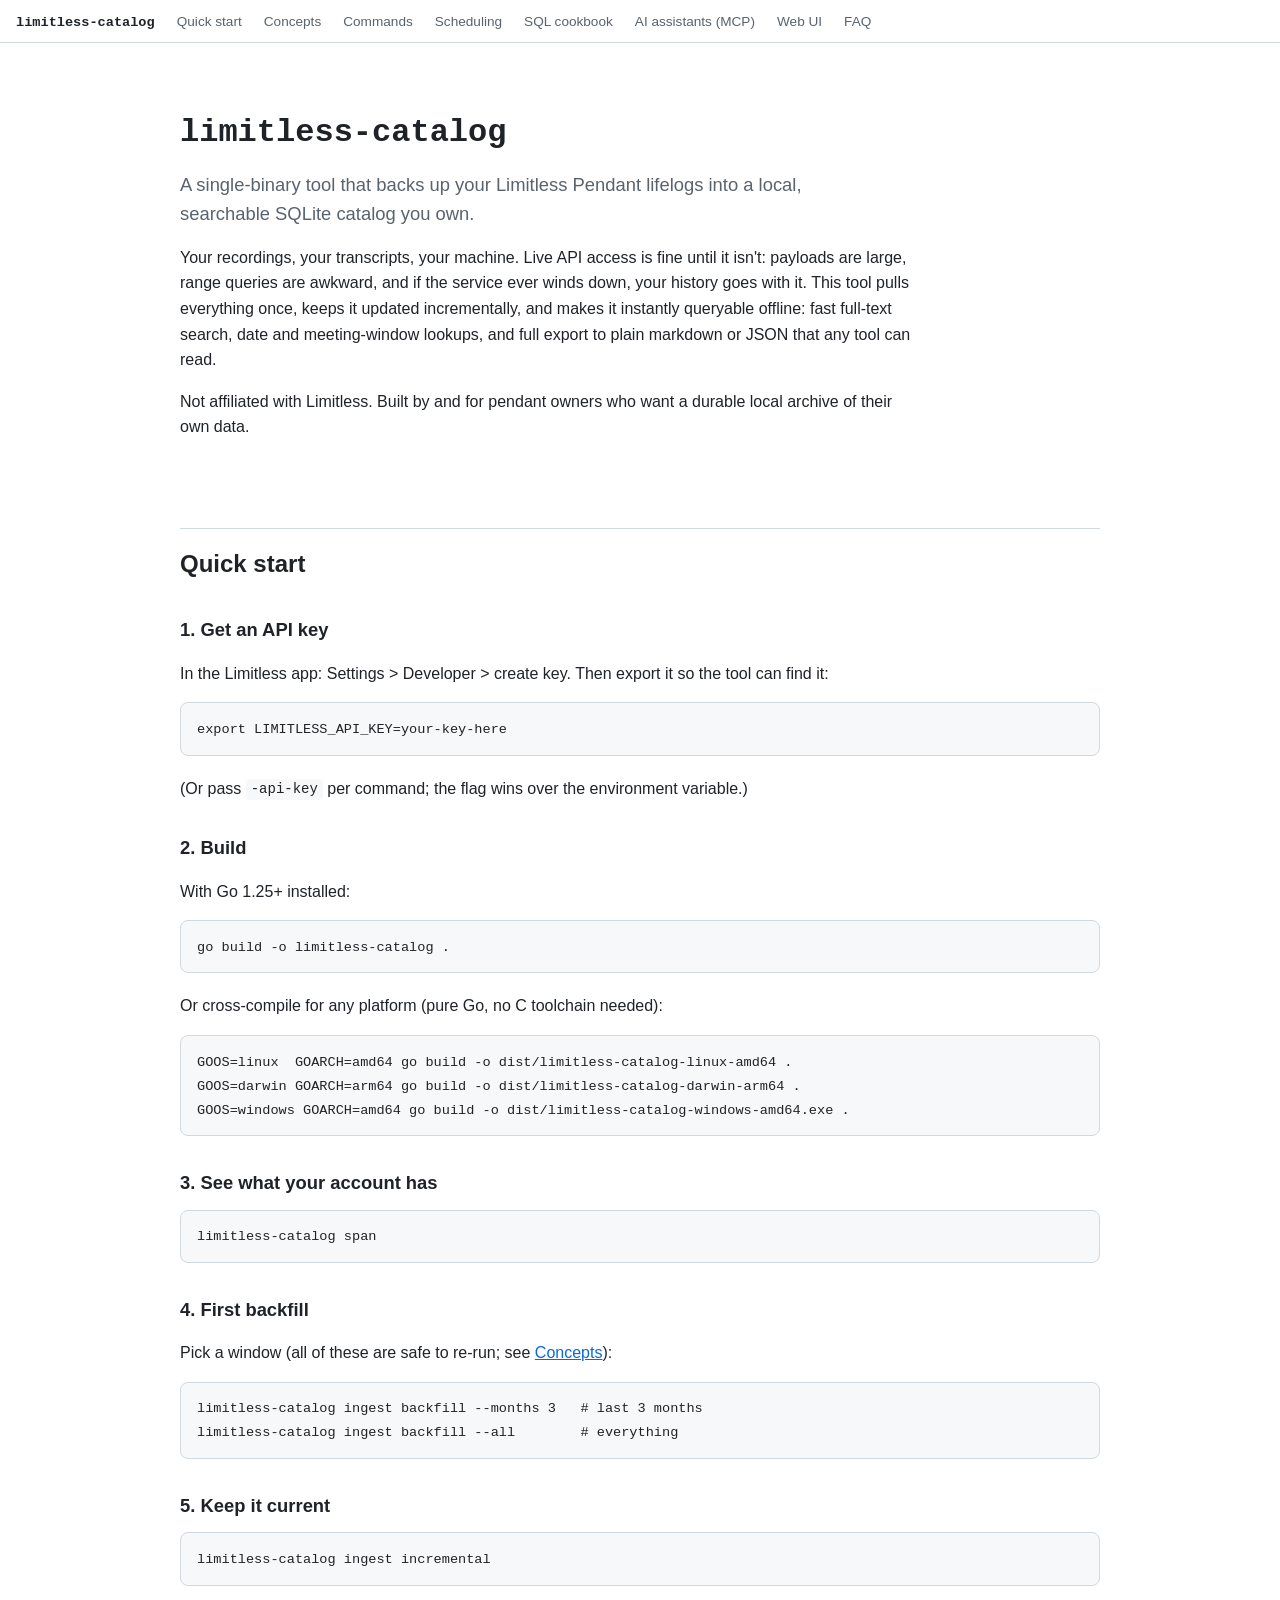
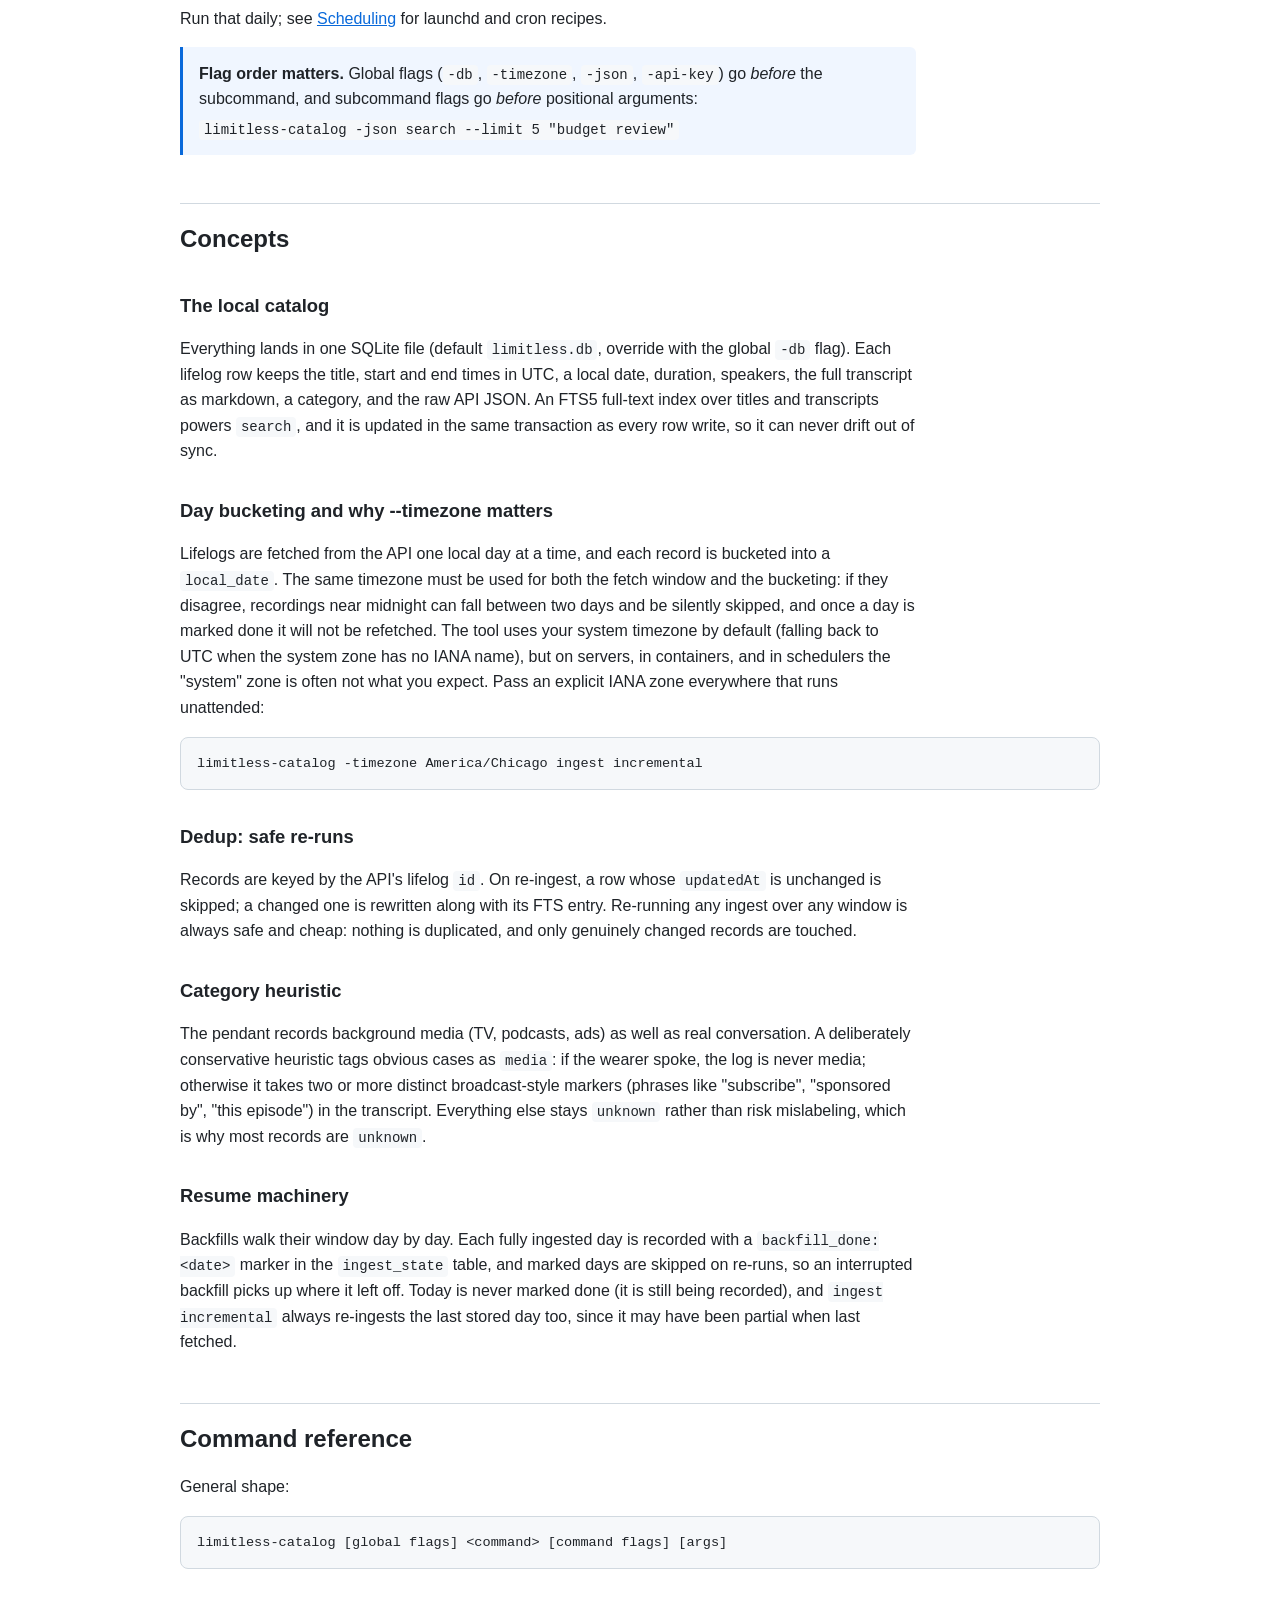
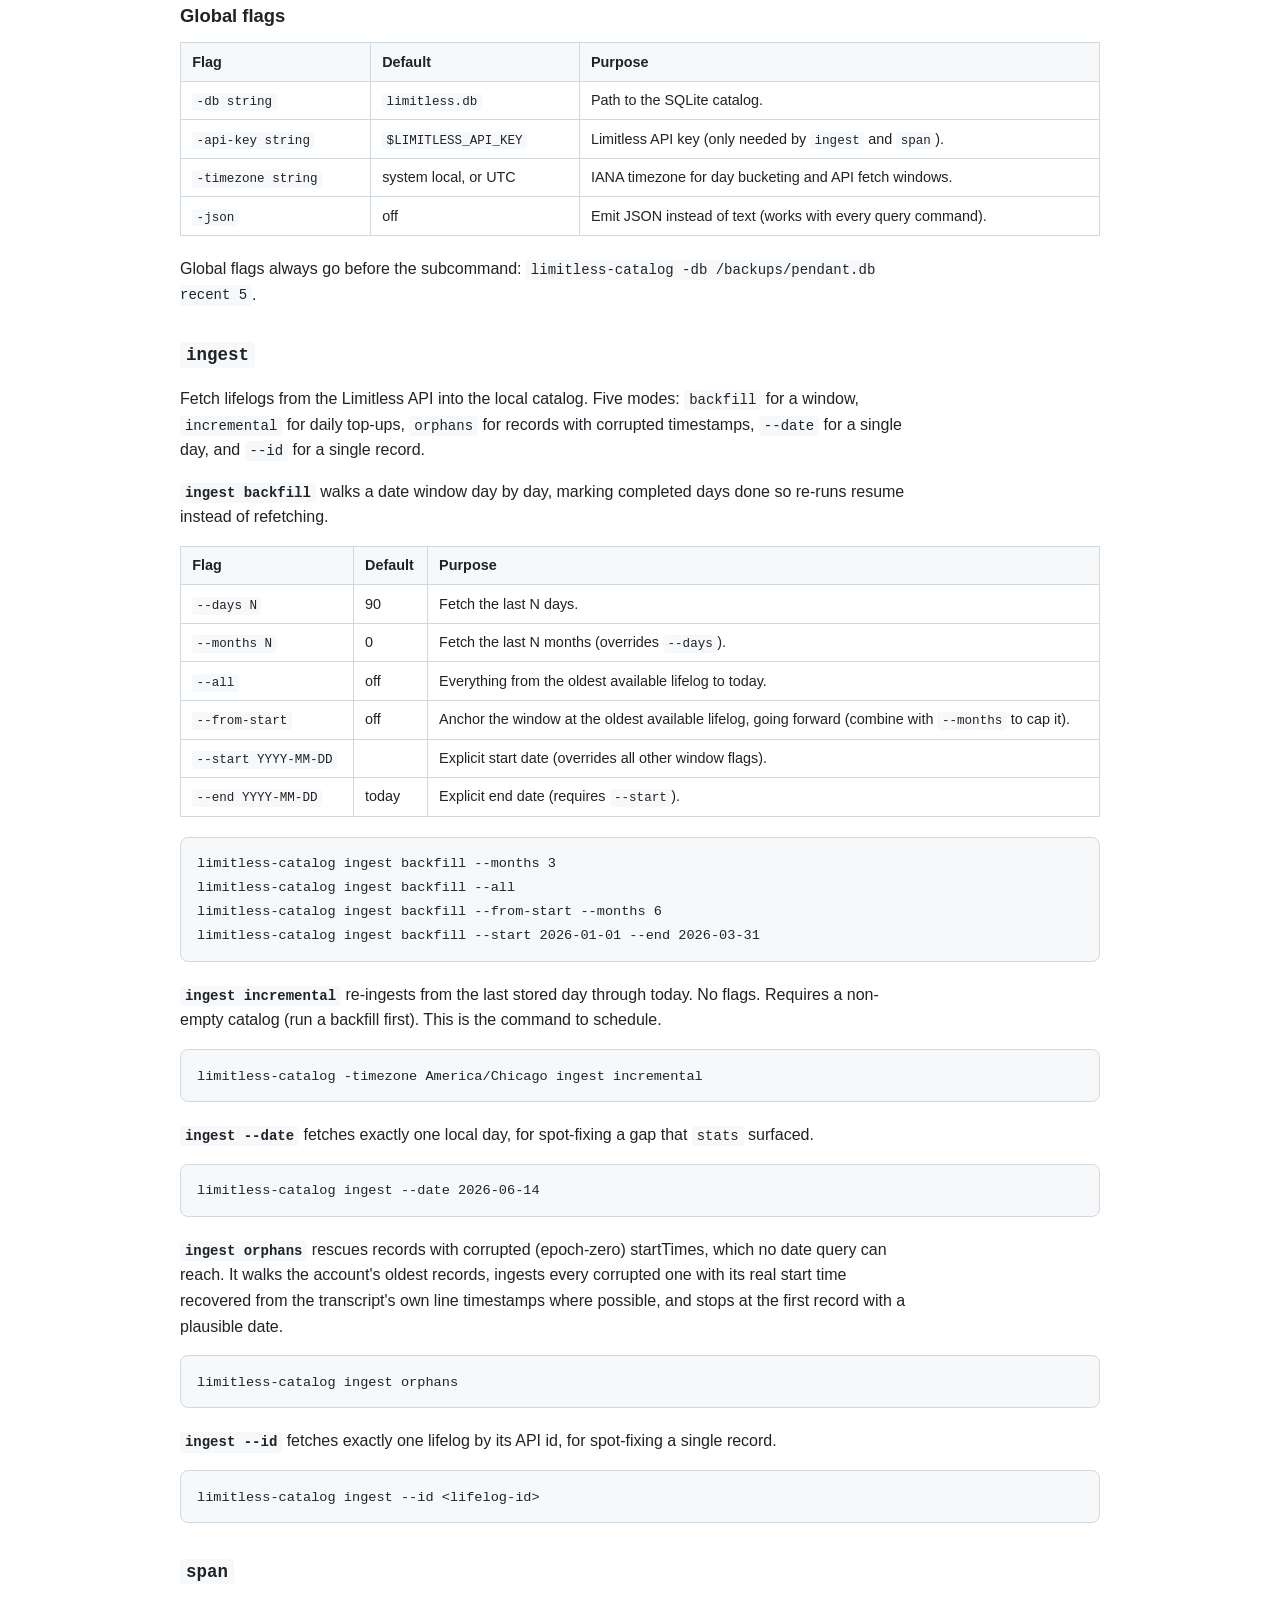
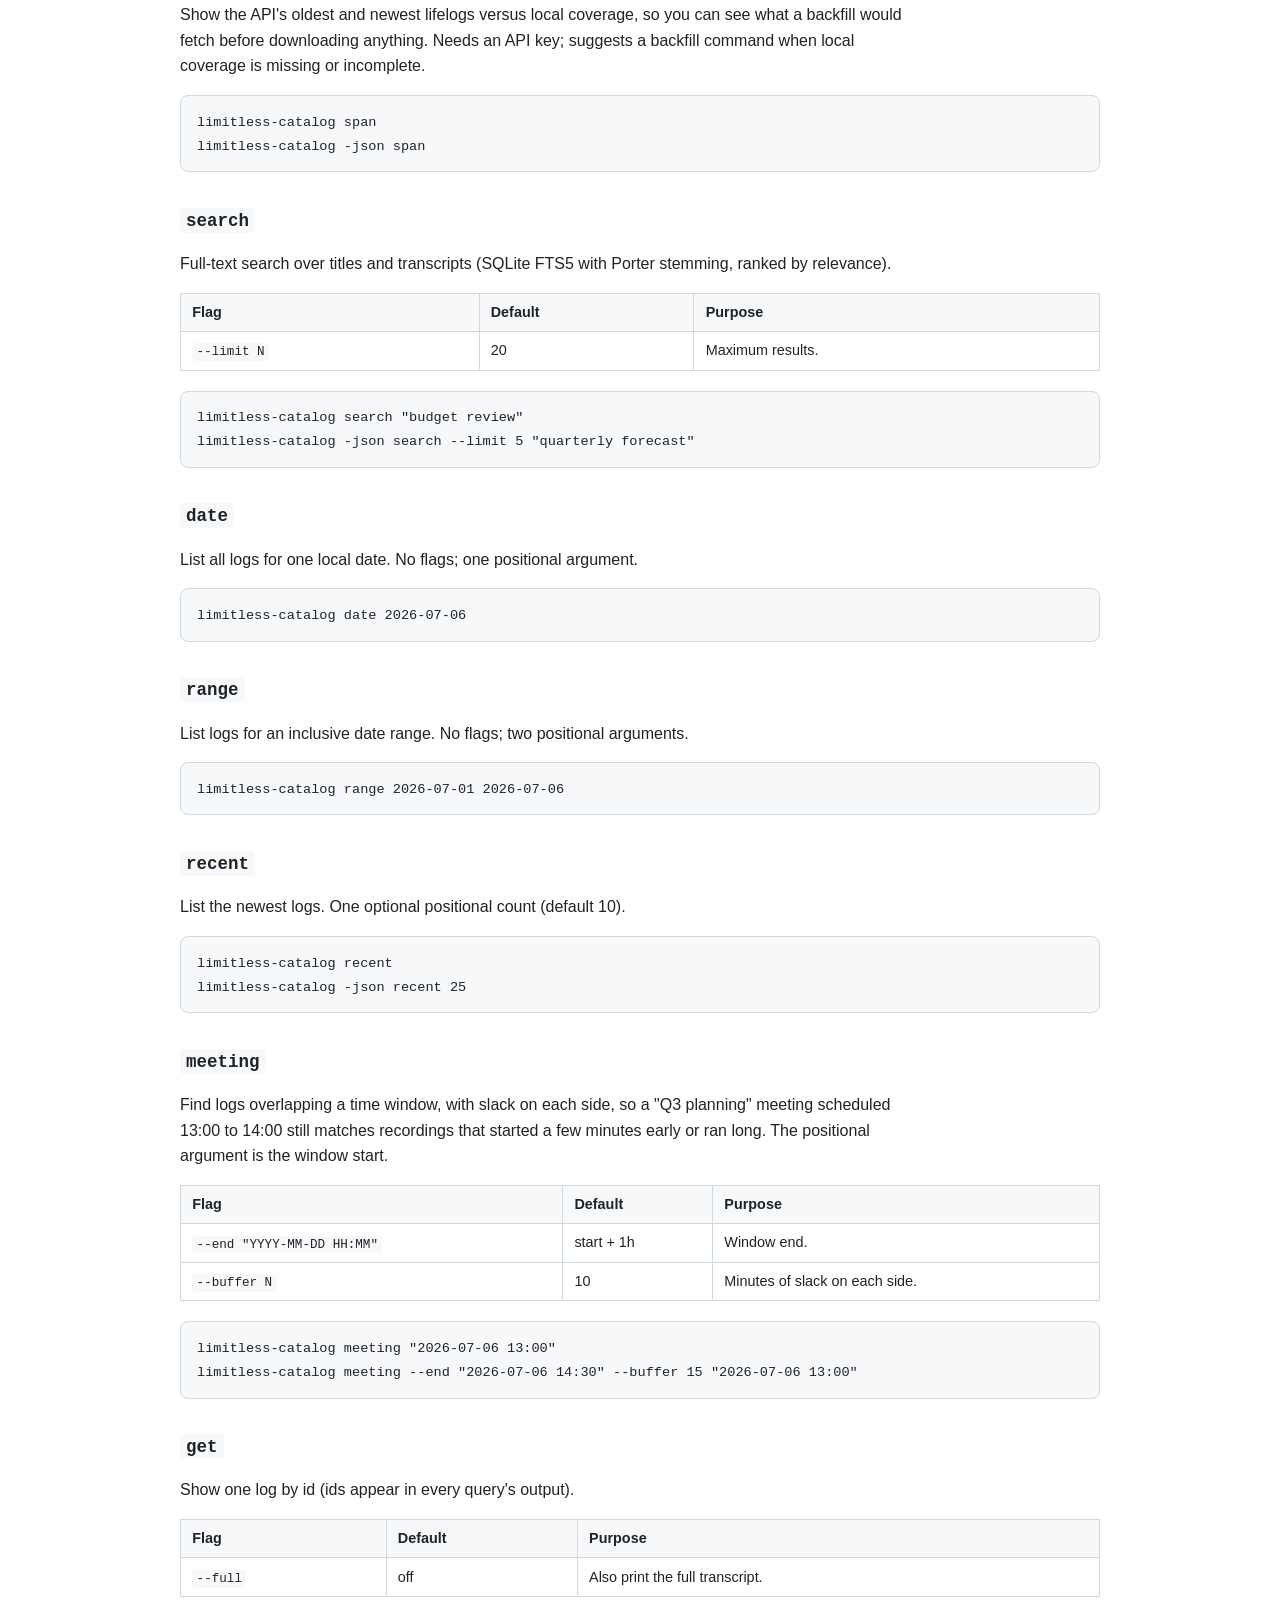
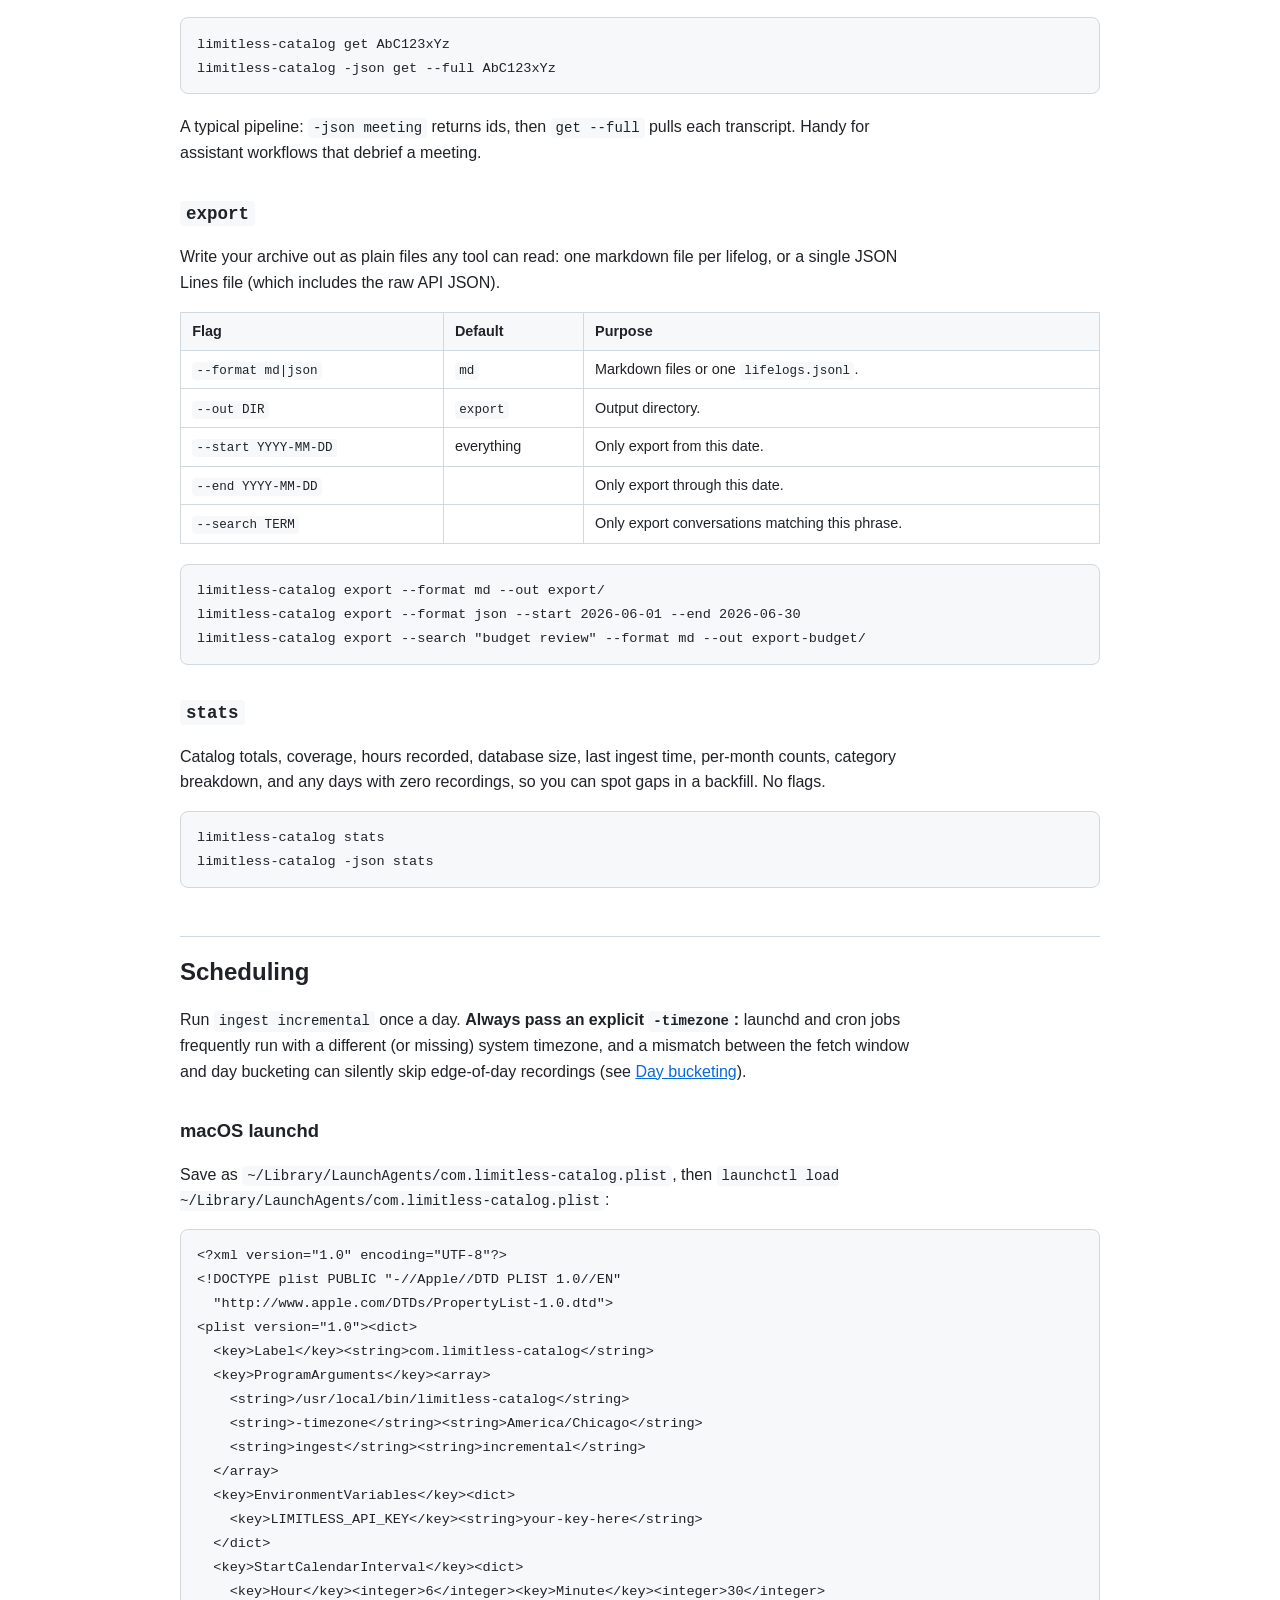
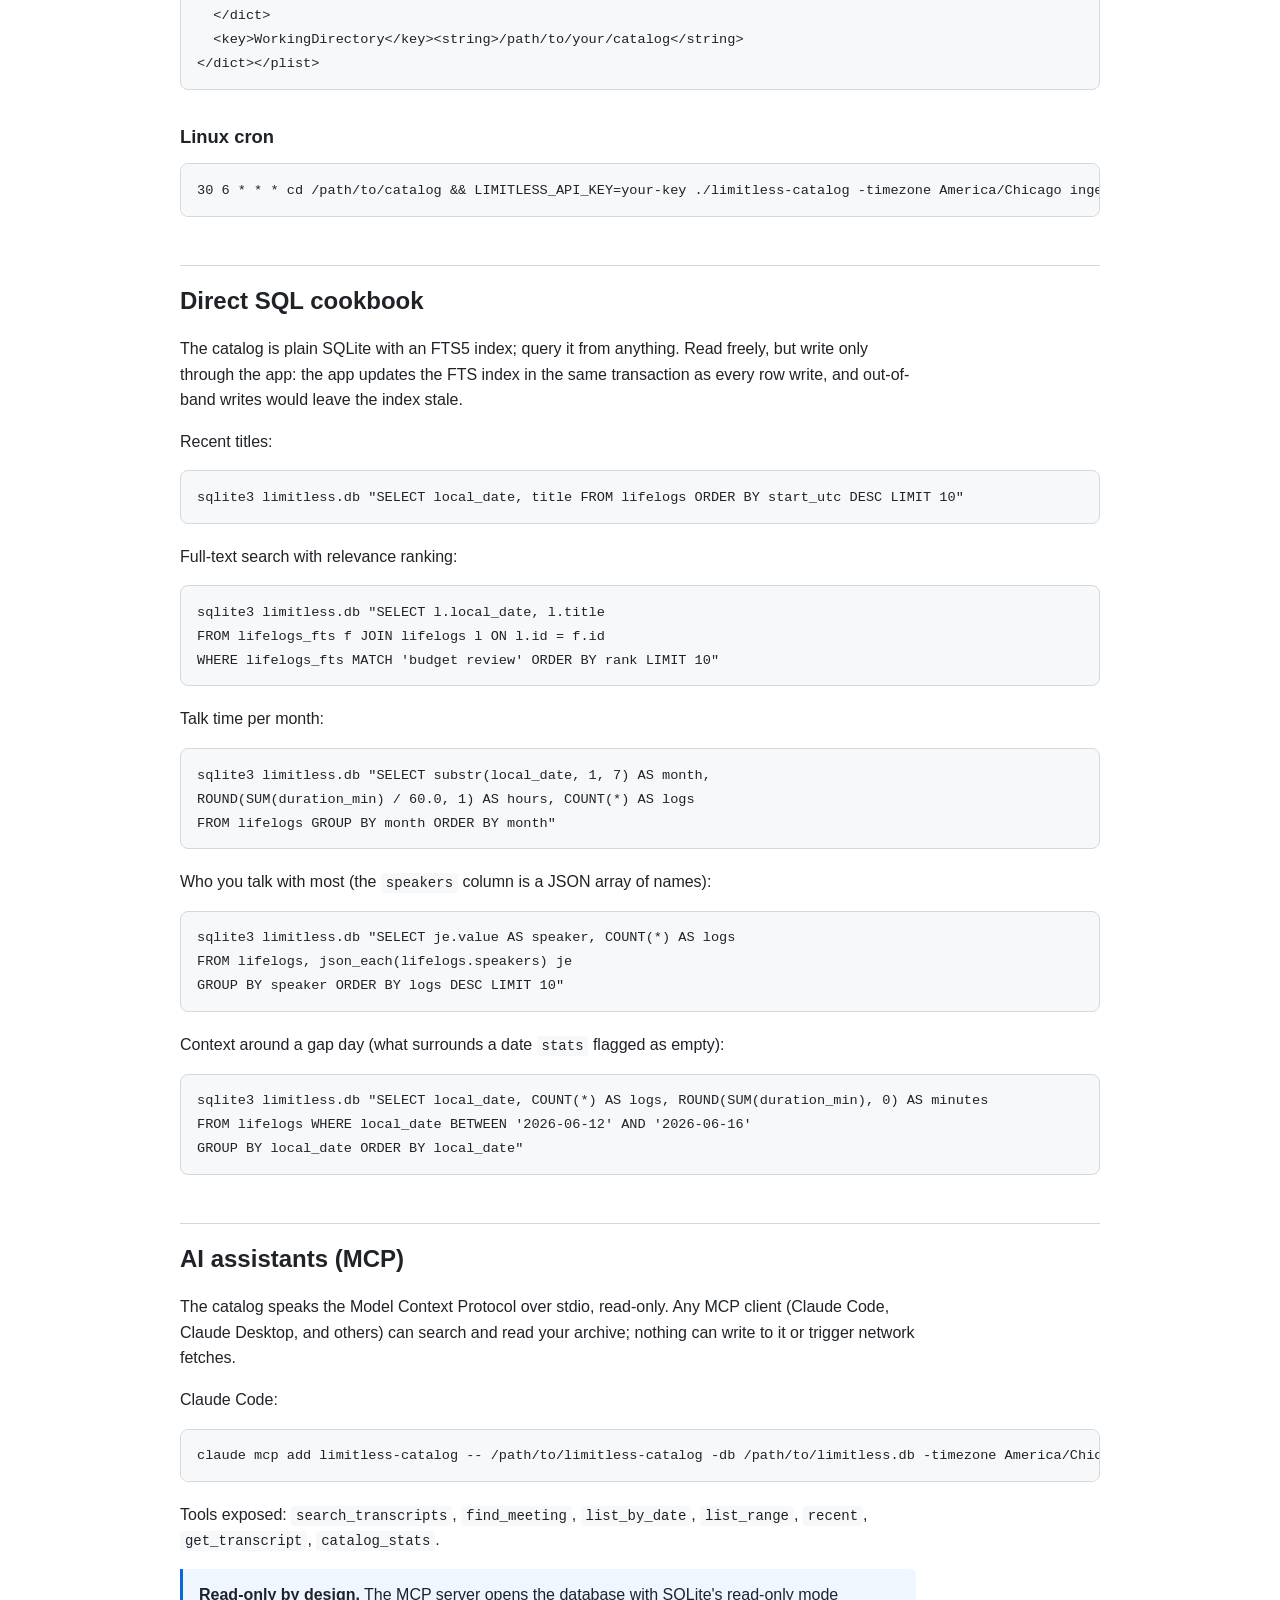
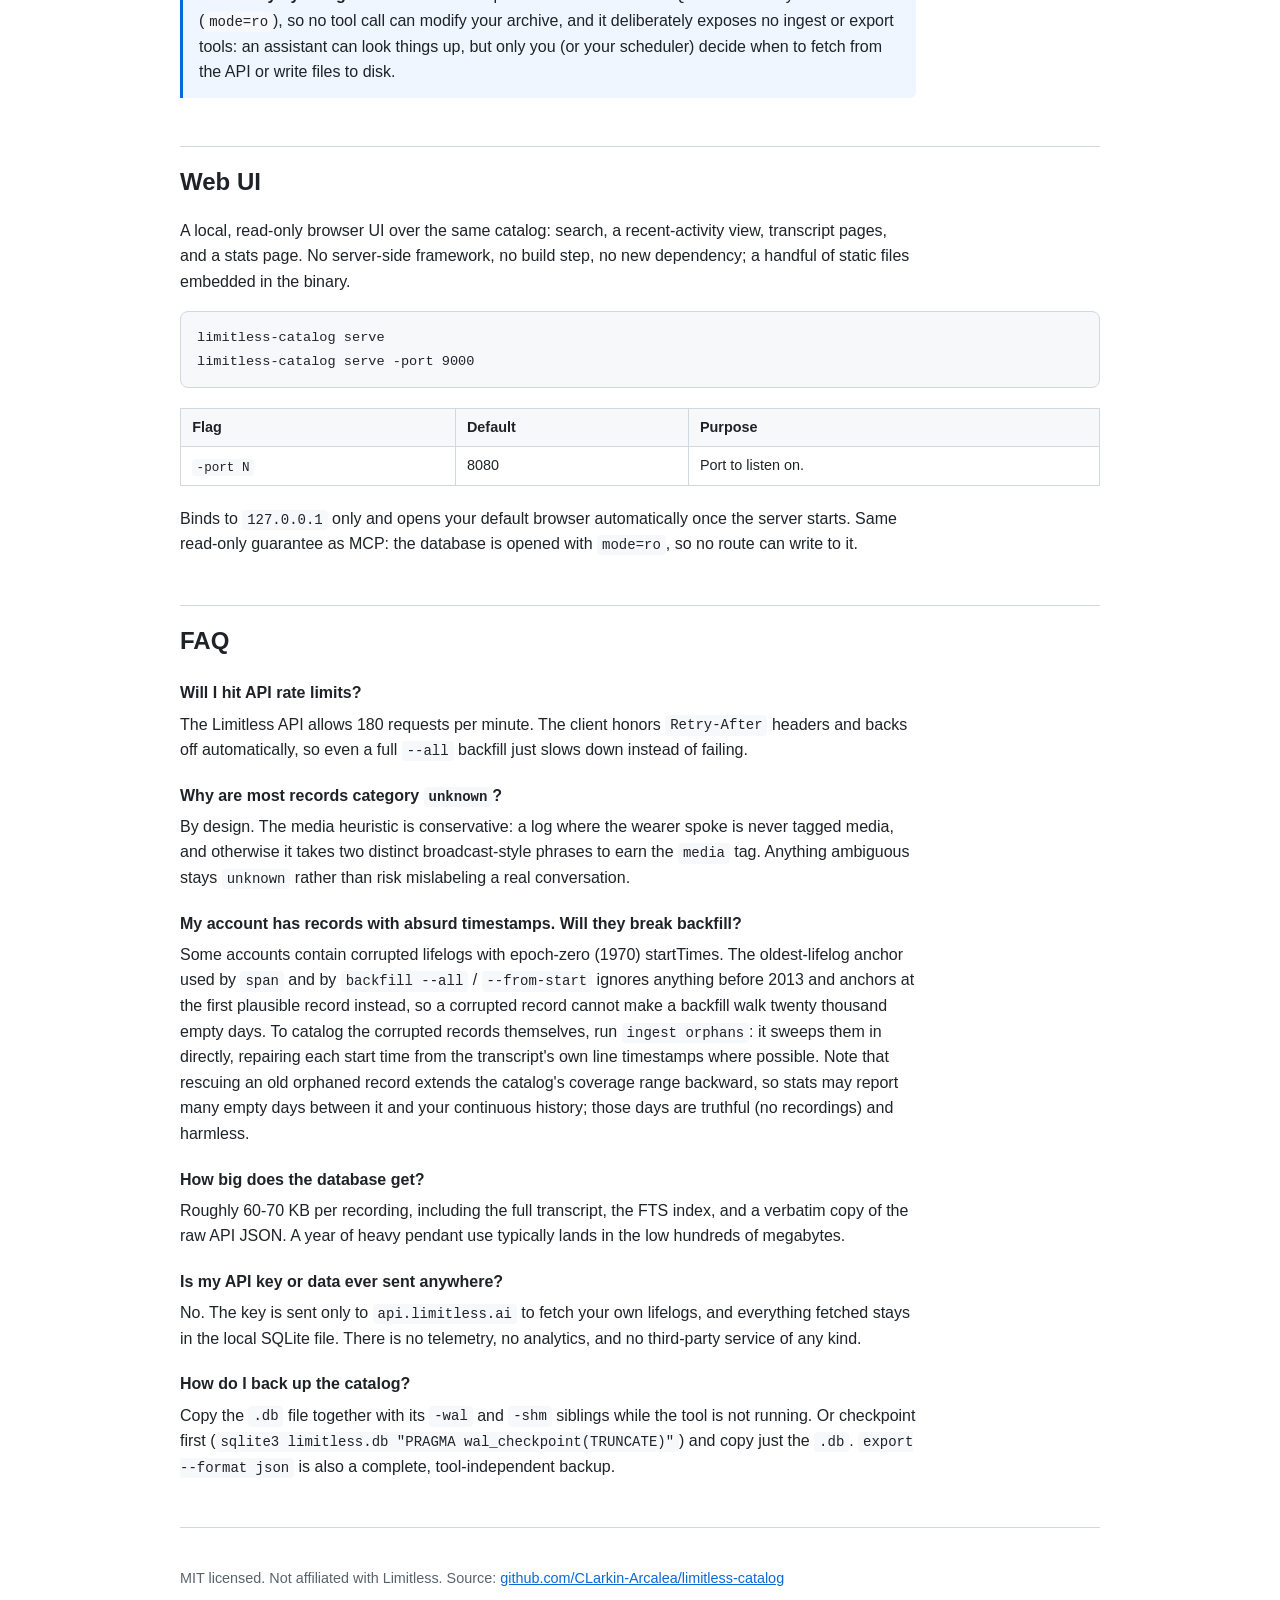
<file: docs/help.html>
<!DOCTYPE html>
<html lang="en">
<head>
<meta charset="utf-8">
<meta name="viewport" content="width=device-width, initial-scale=1">
<title>limitless-catalog - local searchable catalog of Limitless lifelogs</title>
<meta name="description" content="A single-binary tool that archives your Limitless Pendant lifelogs into a local, searchable SQLite catalog you own.">
<style>
  :root {
    --bg: #ffffff;
    --fg: #1f2328;
    --muted: #59636e;
    --accent: #0969da;
    --border: #d1d9e0;
    --code-bg: #f6f8fa;
    --code-fg: #1f2328;
    --nav-bg: rgba(255, 255, 255, 0.92);
    --th-bg: #f6f8fa;
    --note-bg: #f0f6ff;
    --note-border: #0969da;
  }
  @media (prefers-color-scheme: dark) {
    :root {
      --bg: #0d1117;
      --fg: #e6edf3;
      --muted: #9198a1;
      --accent: #4493f8;
      --border: #30363d;
      --code-bg: #161b22;
      --code-fg: #e6edf3;
      --nav-bg: rgba(13, 17, 23, 0.92);
      --th-bg: #161b22;
      --note-bg: #10192b;
      --note-border: #4493f8;
    }
  }
  * { box-sizing: border-box; }
  html { scroll-behavior: smooth; scroll-padding-top: 4rem; }
  body {
    margin: 0;
    background: var(--bg);
    color: var(--fg);
    font-family: -apple-system, BlinkMacSystemFont, "Segoe UI", Roboto, Helvetica, Arial, sans-serif;
    line-height: 1.6;
    font-size: 16px;
    overflow-x: hidden;
  }
  nav {
    position: sticky;
    top: 0;
    z-index: 10;
    background: var(--nav-bg);
    backdrop-filter: blur(8px);
    border-bottom: 1px solid var(--border);
    padding: 0.5rem 1rem;
    overflow-x: auto;
    white-space: nowrap;
  }
  nav a {
    color: var(--muted);
    text-decoration: none;
    font-size: 0.85rem;
    margin-right: 1.1rem;
  }
  nav a:hover { color: var(--accent); }
  nav .brand {
    color: var(--fg);
    font-weight: 600;
    font-family: ui-monospace, SFMono-Regular, "SF Mono", Menlo, Consolas, monospace;
  }
  main {
    max-width: 60rem;
    margin: 0 auto;
    padding: 1rem 1.25rem 4rem;
  }
  header.hero { padding: 3rem 0 1.5rem; }
  header.hero h1 {
    font-family: ui-monospace, SFMono-Regular, "SF Mono", Menlo, Consolas, monospace;
    font-size: 2rem;
    margin: 0 0 0.75rem;
  }
  header.hero p.tag { font-size: 1.15rem; color: var(--muted); max-width: 42rem; margin: 0 0 1rem; }
  h2 {
    font-size: 1.5rem;
    margin: 3rem 0 0.75rem;
    padding-top: 1rem;
    border-top: 1px solid var(--border);
  }
  h3 { font-size: 1.15rem; margin: 2rem 0 0.5rem; }
  h3 code, h2 code {
    font-family: ui-monospace, SFMono-Regular, "SF Mono", Menlo, Consolas, monospace;
    font-size: 0.95em;
  }
  p, li { max-width: 46rem; }
  a { color: var(--accent); }
  code {
    font-family: ui-monospace, SFMono-Regular, "SF Mono", Menlo, Consolas, monospace;
    font-size: 0.875em;
    background: var(--code-bg);
    padding: 0.15em 0.35em;
    border-radius: 4px;
  }
  pre {
    background: var(--code-bg);
    color: var(--code-fg);
    border: 1px solid var(--border);
    border-radius: 8px;
    padding: 0.85rem 1rem;
    overflow-x: auto;
    line-height: 1.5;
    margin: 0.75rem 0 1.25rem;
  }
  pre code { background: none; padding: 0; font-size: 0.85rem; }
  .tablewrap { overflow-x: auto; margin: 0.75rem 0 1.25rem; }
  table { border-collapse: collapse; width: 100%; font-size: 0.9rem; }
  th, td { border: 1px solid var(--border); padding: 0.45rem 0.7rem; text-align: left; vertical-align: top; }
  th { background: var(--th-bg); font-weight: 600; }
  td code { white-space: nowrap; }
  .note {
    background: var(--note-bg);
    border-left: 3px solid var(--note-border);
    border-radius: 0 6px 6px 0;
    padding: 0.6rem 1rem;
    margin: 1rem 0;
    max-width: 46rem;
  }
  .note p { margin: 0.25rem 0; }
  dt { font-weight: 600; margin-top: 1.25rem; max-width: 46rem; }
  dd { margin: 0.35rem 0 0 0; max-width: 46rem; }
  footer {
    border-top: 1px solid var(--border);
    margin-top: 3rem;
    padding-top: 1.5rem;
    color: var(--muted);
    font-size: 0.9rem;
  }
  @media (max-width: 640px) {
    body { font-size: 15px; }
    header.hero { padding: 2rem 0 1rem; }
    header.hero h1 { font-size: 1.5rem; }
  }
</style>
</head>
<body>

<nav aria-label="Table of contents">
  <a class="brand" href="#top">limitless-catalog</a>
  <a href="#quick-start">Quick start</a>
  <a href="#concepts">Concepts</a>
  <a href="#commands">Commands</a>
  <a href="#scheduling">Scheduling</a>
  <a href="#sql">SQL cookbook</a>
  <a href="#mcp">AI assistants (MCP)</a>
  <a href="#serve">Web UI</a>
  <a href="#faq">FAQ</a>
</nav>

<main id="top">

<header class="hero">
  <h1>limitless-catalog</h1>
  <p class="tag">A single-binary tool that backs up your Limitless Pendant lifelogs
  into a local, searchable SQLite catalog you own.</p>
  <p>Your recordings, your transcripts, your machine. Live API access is fine
  until it isn't: payloads are large, range queries are awkward, and if the
  service ever winds down, your history goes with it. This tool pulls
  everything once, keeps it updated incrementally, and makes it instantly
  queryable offline: fast full-text search, date and meeting-window lookups,
  and full export to plain markdown or JSON that any tool can read.</p>
  <p>Not affiliated with Limitless. Built by and for pendant owners who want
  a durable local archive of their own data.</p>
</header>

<section id="quick-start">
<h2>Quick start</h2>

<h3>1. Get an API key</h3>
<p>In the Limitless app: Settings &gt; Developer &gt; create key. Then export it
so the tool can find it:</p>
<pre><code>export LIMITLESS_API_KEY=your-key-here</code></pre>
<p>(Or pass <code>-api-key</code> per command; the flag wins over the
environment variable.)</p>

<h3>2. Build</h3>
<p>With Go 1.25+ installed:</p>
<pre><code>go build -o limitless-catalog .</code></pre>
<p>Or cross-compile for any platform (pure Go, no C toolchain needed):</p>
<pre><code>GOOS=linux  GOARCH=amd64 go build -o dist/limitless-catalog-linux-amd64 .
GOOS=darwin GOARCH=arm64 go build -o dist/limitless-catalog-darwin-arm64 .
GOOS=windows GOARCH=amd64 go build -o dist/limitless-catalog-windows-amd64.exe .</code></pre>

<h3>3. See what your account has</h3>
<pre><code>limitless-catalog span</code></pre>

<h3>4. First backfill</h3>
<p>Pick a window (all of these are safe to re-run; see
<a href="#concepts">Concepts</a>):</p>
<pre><code>limitless-catalog ingest backfill --months 3   # last 3 months
limitless-catalog ingest backfill --all        # everything</code></pre>

<h3>5. Keep it current</h3>
<pre><code>limitless-catalog ingest incremental</code></pre>
<p>Run that daily; see <a href="#scheduling">Scheduling</a> for launchd and
cron recipes.</p>

<div class="note">
<p><strong>Flag order matters.</strong> Global flags
(<code>-db</code>, <code>-timezone</code>, <code>-json</code>,
<code>-api-key</code>) go <em>before</em> the subcommand, and subcommand
flags go <em>before</em> positional arguments:</p>
<p><code>limitless-catalog -json search --limit 5 "budget review"</code></p>
</div>
</section>

<section id="concepts">
<h2>Concepts</h2>

<h3>The local catalog</h3>
<p>Everything lands in one SQLite file (default <code>limitless.db</code>,
override with the global <code>-db</code> flag). Each lifelog row keeps the
title, start and end times in UTC, a local date, duration, speakers, the
full transcript as markdown, a category, and the raw API JSON. An FTS5
full-text index over titles and transcripts powers <code>search</code>, and
it is updated in the same transaction as every row write, so it can never
drift out of sync.</p>

<h3>Day bucketing and why --timezone matters</h3>
<p>Lifelogs are fetched from the API one local day at a time, and each record
is bucketed into a <code>local_date</code>. The same timezone must be used for
both the fetch window and the bucketing: if they disagree, recordings near
midnight can fall between two days and be silently skipped, and once a day is
marked done it will not be refetched. The tool uses your system timezone by
default (falling back to UTC when the system zone has no IANA name), but on
servers, in containers, and in schedulers the "system" zone is often not what
you expect. Pass an explicit IANA zone everywhere that runs unattended:</p>
<pre><code>limitless-catalog -timezone America/Chicago ingest incremental</code></pre>

<h3>Dedup: safe re-runs</h3>
<p>Records are keyed by the API's lifelog <code>id</code>. On re-ingest, a row
whose <code>updatedAt</code> is unchanged is skipped; a changed one is
rewritten along with its FTS entry. Re-running any ingest over any window is
always safe and cheap: nothing is duplicated, and only genuinely changed
records are touched.</p>

<h3>Category heuristic</h3>
<p>The pendant records background media (TV, podcasts, ads) as well as real
conversation. A deliberately conservative heuristic tags obvious cases as
<code>media</code>: if the wearer spoke, the log is never media; otherwise it
takes two or more distinct broadcast-style markers (phrases like "subscribe",
"sponsored by", "this episode") in the transcript. Everything else stays
<code>unknown</code> rather than risk mislabeling, which is why most records
are <code>unknown</code>.</p>

<h3>Resume machinery</h3>
<p>Backfills walk their window day by day. Each fully ingested day is recorded
with a <code>backfill_done:&lt;date&gt;</code> marker in the
<code>ingest_state</code> table, and marked days are skipped on re-runs, so an
interrupted backfill picks up where it left off. Today is never marked done
(it is still being recorded), and <code>ingest incremental</code> always
re-ingests the last stored day too, since it may have been partial when last
fetched.</p>
</section>

<section id="commands">
<h2>Command reference</h2>

<p>General shape:</p>
<pre><code>limitless-catalog [global flags] &lt;command&gt; [command flags] [args]</code></pre>

<h3>Global flags</h3>
<div class="tablewrap">
<table>
<tr><th>Flag</th><th>Default</th><th>Purpose</th></tr>
<tr><td><code>-db string</code></td><td><code>limitless.db</code></td><td>Path to the SQLite catalog.</td></tr>
<tr><td><code>-api-key string</code></td><td><code>$LIMITLESS_API_KEY</code></td><td>Limitless API key (only needed by <code>ingest</code> and <code>span</code>).</td></tr>
<tr><td><code>-timezone string</code></td><td>system local, or UTC</td><td>IANA timezone for day bucketing and API fetch windows.</td></tr>
<tr><td><code>-json</code></td><td>off</td><td>Emit JSON instead of text (works with every query command).</td></tr>
</table>
</div>
<p>Global flags always go before the subcommand:
<code>limitless-catalog -db /backups/pendant.db recent 5</code>.</p>

<h3 id="cmd-ingest"><code>ingest</code></h3>
<p>Fetch lifelogs from the Limitless API into the local catalog. Five modes:
<code>backfill</code> for a window, <code>incremental</code> for daily
top-ups, <code>orphans</code> for records with corrupted timestamps,
<code>--date</code> for a single day, and <code>--id</code> for a single
record.</p>

<p><strong><code>ingest backfill</code></strong> walks a date window day by
day, marking completed days done so re-runs resume instead of refetching.</p>
<div class="tablewrap">
<table>
<tr><th>Flag</th><th>Default</th><th>Purpose</th></tr>
<tr><td><code>--days N</code></td><td>90</td><td>Fetch the last N days.</td></tr>
<tr><td><code>--months N</code></td><td>0</td><td>Fetch the last N months (overrides <code>--days</code>).</td></tr>
<tr><td><code>--all</code></td><td>off</td><td>Everything from the oldest available lifelog to today.</td></tr>
<tr><td><code>--from-start</code></td><td>off</td><td>Anchor the window at the oldest available lifelog, going forward (combine with <code>--months</code> to cap it).</td></tr>
<tr><td><code>--start YYYY-MM-DD</code></td><td></td><td>Explicit start date (overrides all other window flags).</td></tr>
<tr><td><code>--end YYYY-MM-DD</code></td><td>today</td><td>Explicit end date (requires <code>--start</code>).</td></tr>
</table>
</div>
<pre><code>limitless-catalog ingest backfill --months 3
limitless-catalog ingest backfill --all
limitless-catalog ingest backfill --from-start --months 6
limitless-catalog ingest backfill --start 2026-01-01 --end 2026-03-31</code></pre>

<p><strong><code>ingest incremental</code></strong> re-ingests from the last
stored day through today. No flags. Requires a non-empty catalog (run a
backfill first). This is the command to schedule.</p>
<pre><code>limitless-catalog -timezone America/Chicago ingest incremental</code></pre>

<p><strong><code>ingest --date</code></strong> fetches exactly one local day,
for spot-fixing a gap that <code>stats</code> surfaced.</p>
<pre><code>limitless-catalog ingest --date 2026-06-14</code></pre>

<p><strong><code>ingest orphans</code></strong> rescues records with
corrupted (epoch-zero) startTimes, which no date query can reach. It walks
the account's oldest records, ingests every corrupted one with its real
start time recovered from the transcript's own line timestamps where
possible, and stops at the first record with a plausible date.</p>
<pre><code>limitless-catalog ingest orphans</code></pre>

<p><strong><code>ingest --id</code></strong> fetches exactly one lifelog by
its API id, for spot-fixing a single record.</p>
<pre><code>limitless-catalog ingest --id &lt;lifelog-id&gt;</code></pre>

<h3 id="cmd-span"><code>span</code></h3>
<p>Show the API's oldest and newest lifelogs versus local coverage, so you can
see what a backfill would fetch before downloading anything. Needs an API key;
suggests a backfill command when local coverage is missing or incomplete.</p>
<pre><code>limitless-catalog span
limitless-catalog -json span</code></pre>

<h3 id="cmd-search"><code>search</code></h3>
<p>Full-text search over titles and transcripts (SQLite FTS5 with Porter
stemming, ranked by relevance).</p>
<div class="tablewrap">
<table>
<tr><th>Flag</th><th>Default</th><th>Purpose</th></tr>
<tr><td><code>--limit N</code></td><td>20</td><td>Maximum results.</td></tr>
</table>
</div>
<pre><code>limitless-catalog search "budget review"
limitless-catalog -json search --limit 5 "quarterly forecast"</code></pre>

<h3 id="cmd-date"><code>date</code></h3>
<p>List all logs for one local date. No flags; one positional argument.</p>
<pre><code>limitless-catalog date 2026-07-06</code></pre>

<h3 id="cmd-range"><code>range</code></h3>
<p>List logs for an inclusive date range. No flags; two positional
arguments.</p>
<pre><code>limitless-catalog range 2026-07-01 2026-07-06</code></pre>

<h3 id="cmd-recent"><code>recent</code></h3>
<p>List the newest logs. One optional positional count (default 10).</p>
<pre><code>limitless-catalog recent
limitless-catalog -json recent 25</code></pre>

<h3 id="cmd-meeting"><code>meeting</code></h3>
<p>Find logs overlapping a time window, with slack on each side, so a "Q3
planning" meeting scheduled 13:00 to 14:00 still matches recordings that
started a few minutes early or ran long. The positional argument is the
window start.</p>
<div class="tablewrap">
<table>
<tr><th>Flag</th><th>Default</th><th>Purpose</th></tr>
<tr><td><code>--end "YYYY-MM-DD HH:MM"</code></td><td>start + 1h</td><td>Window end.</td></tr>
<tr><td><code>--buffer N</code></td><td>10</td><td>Minutes of slack on each side.</td></tr>
</table>
</div>
<pre><code>limitless-catalog meeting "2026-07-06 13:00"
limitless-catalog meeting --end "2026-07-06 14:30" --buffer 15 "2026-07-06 13:00"</code></pre>

<h3 id="cmd-get"><code>get</code></h3>
<p>Show one log by id (ids appear in every query's output).</p>
<div class="tablewrap">
<table>
<tr><th>Flag</th><th>Default</th><th>Purpose</th></tr>
<tr><td><code>--full</code></td><td>off</td><td>Also print the full transcript.</td></tr>
</table>
</div>
<pre><code>limitless-catalog get AbC123xYz
limitless-catalog -json get --full AbC123xYz</code></pre>
<p>A typical pipeline: <code>-json meeting</code> returns ids, then
<code>get --full</code> pulls each transcript. Handy for assistant workflows
that debrief a meeting.</p>

<h3 id="cmd-export"><code>export</code></h3>
<p>Write your archive out as plain files any tool can read: one markdown file
per lifelog, or a single JSON Lines file (which includes the raw API
JSON).</p>
<div class="tablewrap">
<table>
<tr><th>Flag</th><th>Default</th><th>Purpose</th></tr>
<tr><td><code>--format md|json</code></td><td><code>md</code></td><td>Markdown files or one <code>lifelogs.jsonl</code>.</td></tr>
<tr><td><code>--out DIR</code></td><td><code>export</code></td><td>Output directory.</td></tr>
<tr><td><code>--start YYYY-MM-DD</code></td><td>everything</td><td>Only export from this date.</td></tr>
<tr><td><code>--end YYYY-MM-DD</code></td><td></td><td>Only export through this date.</td></tr>
<tr><td><code>--search TERM</code></td><td></td><td>Only export conversations matching this phrase.</td></tr>
</table>
</div>
<pre><code>limitless-catalog export --format md --out export/
limitless-catalog export --format json --start 2026-06-01 --end 2026-06-30
limitless-catalog export --search "budget review" --format md --out export-budget/</code></pre>

<h3 id="cmd-stats"><code>stats</code></h3>
<p>Catalog totals, coverage, hours recorded, database size, last ingest time,
per-month counts, category breakdown, and any days with zero recordings, so
you can spot gaps in a backfill. No flags.</p>
<pre><code>limitless-catalog stats
limitless-catalog -json stats</code></pre>
</section>

<section id="scheduling">
<h2>Scheduling</h2>

<p>Run <code>ingest incremental</code> once a day.
<strong>Always pass an explicit <code>-timezone</code>:</strong> launchd and
cron jobs frequently run with a different (or missing) system timezone, and a
mismatch between the fetch window and day bucketing can silently skip
edge-of-day recordings (see
<a href="#concepts">Day bucketing</a>).</p>

<h3>macOS launchd</h3>
<p>Save as <code>~/Library/LaunchAgents/com.limitless-catalog.plist</code>,
then <code>launchctl load ~/Library/LaunchAgents/com.limitless-catalog.plist</code>:</p>
<pre><code>&lt;?xml version="1.0" encoding="UTF-8"?&gt;
&lt;!DOCTYPE plist PUBLIC "-//Apple//DTD PLIST 1.0//EN"
  "http://www.apple.com/DTDs/PropertyList-1.0.dtd"&gt;
&lt;plist version="1.0"&gt;&lt;dict&gt;
  &lt;key&gt;Label&lt;/key&gt;&lt;string&gt;com.limitless-catalog&lt;/string&gt;
  &lt;key&gt;ProgramArguments&lt;/key&gt;&lt;array&gt;
    &lt;string&gt;/usr/local/bin/limitless-catalog&lt;/string&gt;
    &lt;string&gt;-timezone&lt;/string&gt;&lt;string&gt;America/Chicago&lt;/string&gt;
    &lt;string&gt;ingest&lt;/string&gt;&lt;string&gt;incremental&lt;/string&gt;
  &lt;/array&gt;
  &lt;key&gt;EnvironmentVariables&lt;/key&gt;&lt;dict&gt;
    &lt;key&gt;LIMITLESS_API_KEY&lt;/key&gt;&lt;string&gt;your-key-here&lt;/string&gt;
  &lt;/dict&gt;
  &lt;key&gt;StartCalendarInterval&lt;/key&gt;&lt;dict&gt;
    &lt;key&gt;Hour&lt;/key&gt;&lt;integer&gt;6&lt;/integer&gt;&lt;key&gt;Minute&lt;/key&gt;&lt;integer&gt;30&lt;/integer&gt;
  &lt;/dict&gt;
  &lt;key&gt;WorkingDirectory&lt;/key&gt;&lt;string&gt;/path/to/your/catalog&lt;/string&gt;
&lt;/dict&gt;&lt;/plist&gt;</code></pre>

<h3>Linux cron</h3>
<pre><code>30 6 * * * cd /path/to/catalog && LIMITLESS_API_KEY=your-key ./limitless-catalog -timezone America/Chicago ingest incremental</code></pre>
</section>

<section id="sql">
<h2>Direct SQL cookbook</h2>

<p>The catalog is plain SQLite with an FTS5 index; query it from anything.
Read freely, but write only through the app: the app updates the FTS index in
the same transaction as every row write, and out-of-band writes would leave
the index stale.</p>

<p>Recent titles:</p>
<pre><code>sqlite3 limitless.db "SELECT local_date, title FROM lifelogs ORDER BY start_utc DESC LIMIT 10"</code></pre>

<p>Full-text search with relevance ranking:</p>
<pre><code>sqlite3 limitless.db "SELECT l.local_date, l.title
FROM lifelogs_fts f JOIN lifelogs l ON l.id = f.id
WHERE lifelogs_fts MATCH 'budget review' ORDER BY rank LIMIT 10"</code></pre>

<p>Talk time per month:</p>
<pre><code>sqlite3 limitless.db "SELECT substr(local_date, 1, 7) AS month,
ROUND(SUM(duration_min) / 60.0, 1) AS hours, COUNT(*) AS logs
FROM lifelogs GROUP BY month ORDER BY month"</code></pre>

<p>Who you talk with most (the <code>speakers</code> column is a JSON array of
names):</p>
<pre><code>sqlite3 limitless.db "SELECT je.value AS speaker, COUNT(*) AS logs
FROM lifelogs, json_each(lifelogs.speakers) je
GROUP BY speaker ORDER BY logs DESC LIMIT 10"</code></pre>

<p>Context around a gap day (what surrounds a date <code>stats</code> flagged
as empty):</p>
<pre><code>sqlite3 limitless.db "SELECT local_date, COUNT(*) AS logs, ROUND(SUM(duration_min), 0) AS minutes
FROM lifelogs WHERE local_date BETWEEN '2026-06-12' AND '2026-06-16'
GROUP BY local_date ORDER BY local_date"</code></pre>
</section>

<section id="mcp">
<h2>AI assistants (MCP)</h2>

<p>The catalog speaks the Model Context Protocol over stdio, read-only. Any
MCP client (Claude Code, Claude Desktop, and others) can search and read
your archive; nothing can write to it or trigger network fetches.</p>

<p>Claude Code:</p>
<pre><code>claude mcp add limitless-catalog -- /path/to/limitless-catalog -db /path/to/limitless.db -timezone America/Chicago mcp</code></pre>

<p>Tools exposed: <code>search_transcripts</code>, <code>find_meeting</code>,
<code>list_by_date</code>, <code>list_range</code>, <code>recent</code>,
<code>get_transcript</code>, <code>catalog_stats</code>.</p>

<div class="note">
<p><strong>Read-only by design.</strong> The MCP server opens the database
with SQLite's read-only mode (<code>mode=ro</code>), so no tool call can
modify your archive, and it deliberately exposes no ingest or export tools:
an assistant can look things up, but only you (or your scheduler) decide
when to fetch from the API or write files to disk.</p>
</div>
</section>

<section id="serve">
<h2>Web UI</h2>

<p>A local, read-only browser UI over the same catalog: search, a
recent-activity view, transcript pages, and a stats page. No server-side
framework, no build step, no new dependency; a handful of static files
embedded in the binary.</p>

<pre><code>limitless-catalog serve
limitless-catalog serve -port 9000</code></pre>

<div class="tablewrap">
<table>
<tr><th>Flag</th><th>Default</th><th>Purpose</th></tr>
<tr><td><code>-port N</code></td><td>8080</td><td>Port to listen on.</td></tr>
</table>
</div>

<p>Binds to <code>127.0.0.1</code> only and opens your default browser
automatically once the server starts. Same read-only guarantee as MCP: the
database is opened with <code>mode=ro</code>, so no route can write to it.</p>
</section>

<section id="faq">
<h2>FAQ</h2>
<dl>

<dt>Will I hit API rate limits?</dt>
<dd>The Limitless API allows 180 requests per minute. The client honors
<code>Retry-After</code> headers and backs off automatically, so even a full
<code>--all</code> backfill just slows down instead of failing.</dd>

<dt>Why are most records category <code>unknown</code>?</dt>
<dd>By design. The media heuristic is conservative: a log where the wearer
spoke is never tagged media, and otherwise it takes two distinct
broadcast-style phrases to earn the <code>media</code> tag. Anything
ambiguous stays <code>unknown</code> rather than risk mislabeling a real
conversation.</dd>

<dt>My account has records with absurd timestamps. Will they break backfill?</dt>
<dd>Some accounts contain corrupted lifelogs with epoch-zero (1970)
startTimes. The oldest-lifelog anchor used by <code>span</code> and by
<code>backfill --all</code> / <code>--from-start</code> ignores anything
before 2013 and anchors at the first plausible record instead, so a
corrupted record cannot make a backfill walk twenty thousand empty days.
To catalog the corrupted records themselves, run
<code>ingest orphans</code>: it sweeps them in directly, repairing each
start time from the transcript's own line timestamps where possible.
Note that rescuing an old orphaned record extends the catalog's coverage
range backward, so stats may report many empty days between it and your
continuous history; those days are truthful (no recordings) and
harmless.</dd>

<dt>How big does the database get?</dt>
<dd>Roughly 60-70 KB per recording, including the full transcript, the FTS
index, and a verbatim copy of the raw API JSON. A year of heavy pendant use
typically lands in the low hundreds of megabytes.</dd>

<dt>Is my API key or data ever sent anywhere?</dt>
<dd>No. The key is sent only to <code>api.limitless.ai</code> to fetch your
own lifelogs, and everything fetched stays in the local SQLite file. There is
no telemetry, no analytics, and no third-party service of any kind.</dd>

<dt>How do I back up the catalog?</dt>
<dd>Copy the <code>.db</code> file together with its <code>-wal</code> and
<code>-shm</code> siblings while the tool is not running. Or checkpoint
first (<code>sqlite3 limitless.db "PRAGMA wal_checkpoint(TRUNCATE)"</code>)
and copy just the <code>.db</code>. <code>export --format json</code> is
also a complete, tool-independent backup.</dd>

</dl>
</section>

<footer>
<p>MIT licensed. Not affiliated with Limitless.
Source: <a href="https://github.com/CLarkin-Arcalea/limitless-catalog">github.com/CLarkin-Arcalea/limitless-catalog</a></p>
</footer>

</main>
</body>
</html>
</file>
